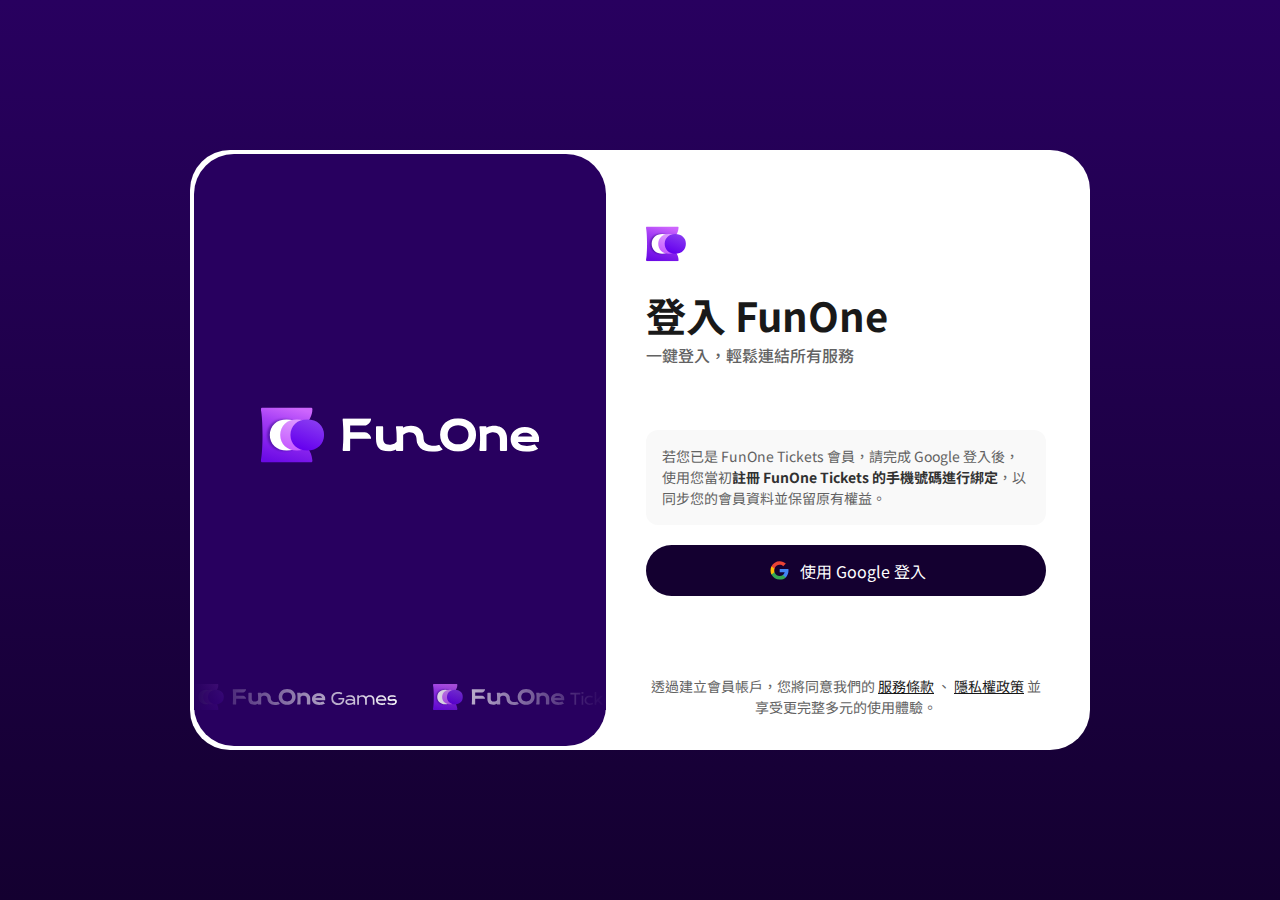
<file: index.html>
<!DOCTYPE html>
<html lang="zh-Hant">

<head>
    <meta charset="UTF-8" />
    <meta name="viewport" content="width=device-width, initial-scale=1.0, maximum-scale=1.0, user-scalable=0" />
    <title id="pageTitle">FunOne Member Center</title>
    <meta name="description" content="" />
    <meta name="keywords" content="">
    
    <!-- 瀏覽器 icon -->
    <link rel="shortcut icon" href="images/favicon.svg" type="image/x-icon" sizes="any" />
    
    <!-- 網站在瀏覽器標簽欄和書簽中顯示的圖標 -->
    <meta property="og:image" content="https://membercenter.funone.io/images/og-image.png" />
    
    <!-- 分享網頁時會顯示的縮圖 -->
    <meta name="mobile-web-app-capable" content="yes" />
    
    <!-- 是否使用全屏顯示 -->
    <!-- iOS Safari Set Up -->
    <meta name="apple-mobile-web-app-status-bar-style" content="black" />
    <!-- iOS 捷徑 icon -->
    <link rel="apple-touch-icon" href="images/apple-touch-icon.png" />
    
    <!-- 新增到桌面時 開啟後 上方狀態欄顯示顏色  -->
    <meta name="apple-mobile-web-app-capable" content="yes" />
    
    <!-- 防止手機版電話號碼出現撥號連結 -->
    <meta name="format-detection" content="telephone=no" />
    
    <!-- Google Material Symbols & Icons -->
    <!-- Google Material Icons -->
    <link rel="stylesheet" href="https://fonts.googleapis.com/icon?family=Material+Icons">
    <link rel="stylesheet" href="https://fonts.googleapis.com/css2?family=Material+Icons+Outlined">
    <!-- Google Material Symbols -->
    <link rel="stylesheet" href="https://fonts.googleapis.com/css2?family=Material+Symbols+Outlined" />
    <link rel="stylesheet" href="https://fonts.googleapis.com/css2?family=Material+Symbols+Sharp" />
    <link rel="stylesheet" href="https://fonts.googleapis.com/css2?family=Material+Symbols+Rounded" />
    
    <!-- 樣式表 -->
    <link rel="stylesheet" href="css/styles.css" />
</head>

<body class="loggedin">
    <script>
        window.location.replace("login.html");
    </script>
</body>

</html>
</file>
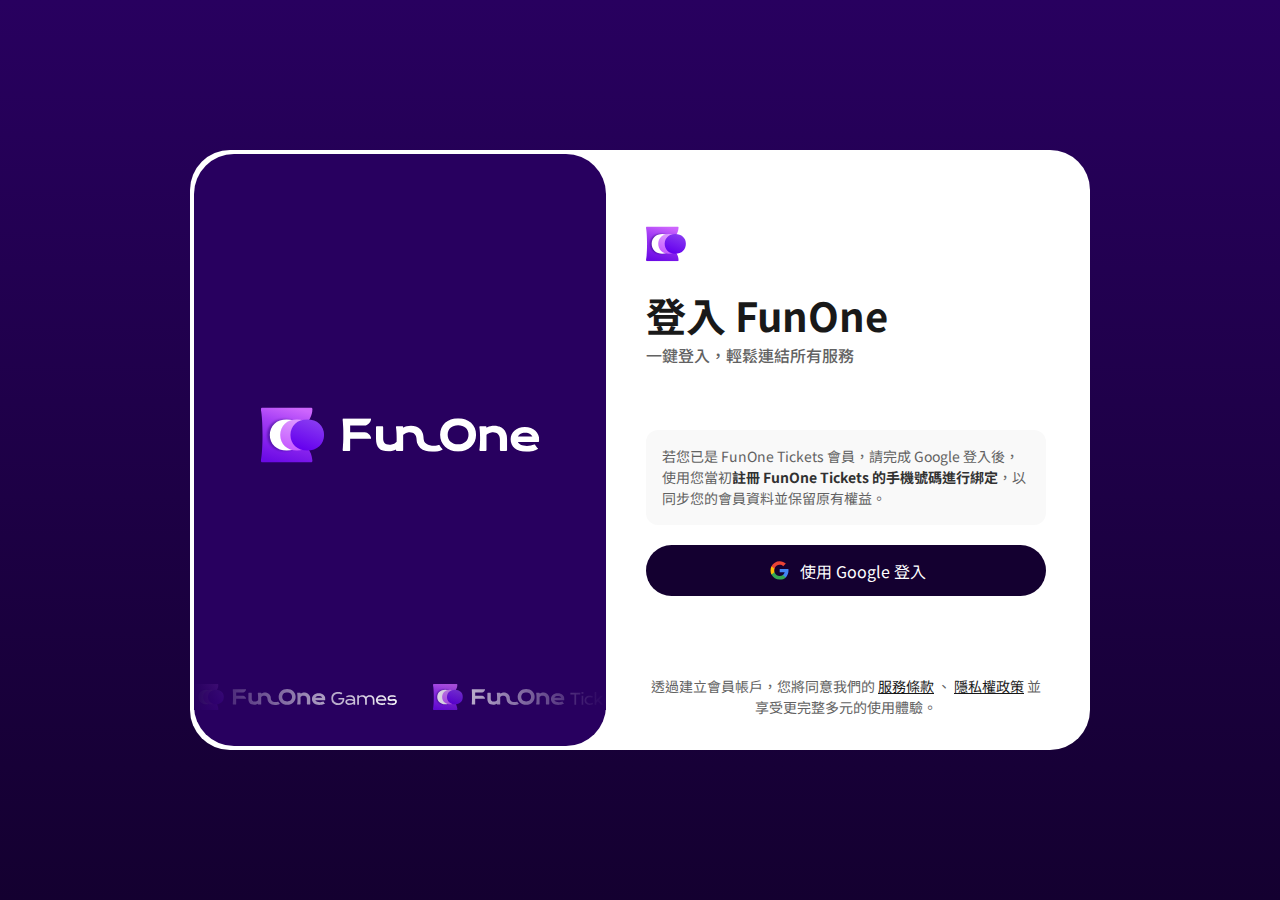
<file: login.html>
<!DOCTYPE html>
<html lang="zh-Hant">

<head>
    <meta charset="UTF-8" />
    <meta name="viewport" content="width=device-width, initial-scale=1.0, maximum-scale=1.0, user-scalable=0" />
    <title id="pageTitle">登入｜FunOne</title>
    <meta name="description" content="立即登入，暢享遊戲、購票、紅利多元服務！探索專屬功能，解鎖更多精彩福利！" />
    
    <!-- 瀏覽器 icon -->
    <link rel="shortcut icon" href="images/favicon.svg" type="image/x-icon" sizes="any" />
    
    <!-- 網站在瀏覽器標簽欄和書簽中顯示的圖標 -->
    <meta property="og:image" content="https://membercenter.funone.io/images/og-image.png" />
    
    <!-- 分享網頁時會顯示的縮圖 -->
    <meta name="mobile-web-app-capable" content="yes" />
    
    <!-- Google Login -->
    <script src="https://accounts.google.com/gsi/client" async></script>
    
    <!-- 是否使用全屏顯示 -->
    <!-- iOS Safari Set Up -->
    <meta name="apple-mobile-web-app-status-bar-style" content="black" />
    <!-- iOS 捷徑 icon -->
    <link rel="apple-touch-icon" href="images/apple-touch-icon.png" />
    
    <!-- 新增到桌面時 開啟後 上方狀態欄顯示顏色  -->
    <meta name="apple-mobile-web-app-capable" content="yes" />
    
    <!-- 防止手機版電話號碼出現撥號連結 -->
    <meta name="format-detection" content="telephone=no" />
    
    <!-- Google Material Symbols & Icons -->
    <!-- Google Material Icons -->
    <link rel="stylesheet" href="https://fonts.googleapis.com/icon?family=Material+Icons">
    <link rel="stylesheet" href="https://fonts.googleapis.com/css2?family=Material+Icons+Outlined">
    <!-- Google Material Symbols -->
    <link rel="stylesheet" href="https://fonts.googleapis.com/css2?family=Material+Symbols+Outlined" />
    <link rel="stylesheet" href="https://fonts.googleapis.com/css2?family=Material+Symbols+Sharp" />
    <link rel="stylesheet" href="https://fonts.googleapis.com/css2?family=Material+Symbols+Rounded" />
    
    <!-- 樣式表 -->
    <link rel="stylesheet" href="css/styles.css" />
</head>

<body>
    <div class="login-page">
        <div class="login-container">
            <div class="imagery">
                <div class="logo"><img src="images/Logo-w.svg"></div>
                <div class="marquee">
                    <div class="marquee-content scroll">
                        <img src="images/FOG.svg">
                        <img src="images/FOT.svg">
                        <img src="images/FOP.svg">
                    </div>
                    <div class="marquee-content scroll">
                        <img src="images/FOG.svg">
                        <img src="images/FOT.svg">
                        <img src="images/FOP.svg">
                    </div>
                </div>
            </div>
            <div class="login-methods">
                <div class="login-content">
                    <div class="login-title">
                        <img src="images/brandingIcon.svg">
                        <h2>登入 FunOne</h2>
                        <p>一鍵登入，輕鬆連結所有服務</p>
                    </div>
                    <div class="login-action">
                        <div class="login-desc">
                            若您已是 FunOne Tickets 會員，請完成 Google 登入後，使用您當初<b>註冊 FunOne Tickets 的手機號碼進行綁定</b>，以同步您的會員資料並保留原有權益。
                        </div>
                        <div class="google-login">
                            <div id="g_id_onload" data-client_id="900102547486-358df2nc9ijst77msbcljnea0cdd1cn0.apps.googleusercontent.com" data-callback="handleCallback" data-auto_prompt="false"></div>
                            <div class="g_id_signin" data-type="standard" data-size="large" data-theme="filled_black" data-text="sign_in_with" data-shape="pill" data-logo_alignment="left" data-width="400">
                                <div class="S9gUrf-YoZ4jf" style="position: relative;">
                                    <div></div>
                                    <iframe src="https://accounts.google.com/gsi/button?type=standard&amp;size=large&amp;theme=filled_black&amp;text=sign_in_with&amp;shape=pill&amp;logo_alignment=left&amp;width=400&amp;is_fedcm_supported=true&amp;client_id=900102547486-358df2nc9ijst77msbcljnea0cdd1cn0.apps.googleusercontent.com&amp;iframe_id=gsi_649582_56499&amp;cas=UpaAAXazfwpwzB5H2wvuvukAn72239JUHDItSL2rOxI" allow="identity-credentials-get" id="gsi_649582_56499" title="「使用 Google 帳戶登入」按鈕" style="display: block; position: relative; top: 0px; left: 0px; height: 44px; width: 420px; border: 0px; margin: -2px -10px;"></iframe>
                                </div>
                            </div>
                            <div class="btn btn-l">
                                <img src="images/google.svg">
                                <span>使用 Google 登入</span>
                            </div>
                        </div>
                    </div>
                </div>
                <div class="login-terms">
                    透過建立會員帳戶，您將同意我們的 <a href="service.html" target="_blank"><span>服務條款</span></a> 、 <a href="privacy.html" target="_blank"><span>隱私權政策</span></a> 並享受更完整多元的使用體驗。
                </div>
            </div>
        </div>
        <div class="marquee">
            <div class="marquee-content scroll">
                <img src="images/FOG.svg">
                <img src="images/FOT.svg">
                <img src="images/FOP.svg">
            </div>
            <div class="marquee-content scroll">
                <img src="images/FOG.svg">
                <img src="images/FOT.svg">
                <img src="images/FOP.svg">
            </div>
        </div>
    </div>
    



    <!-- jQuery -->
    <script src="js/jquery-3.7.1.min.js"></script>
    
</body>

</html>
</file>
<file: css/styles.css>
@charset "UTF-8";
/* reset css */
@import url("https://fonts.googleapis.com/css2?family=Bebas+Neue&family=Noto+Sans+TC:wght@100;300;400;500;700;900&family=Varela&display=swap");
* {
  box-sizing: border-box;
  -webkit-tap-highlight-color: transparent;
}

html,
body,
div,
span,
applet,
object,
iframe,
h1,
h2,
h3,
h4,
h5,
h6,
p,
blockquote,
pre,
a,
abbr,
acronym,
address,
big,
cite,
code,
del,
dfn,
em,
font,
img,
ins,
kbd,
q,
s,
samp,
section,
small,
strike,
strong,
sub,
sup,
tt,
var,
b,
u,
i,
center,
dl,
dt,
dd,
ol,
ul,
li,
fieldset,
form,
label,
legend,
table,
caption,
tbody,
tfoot,
thead,
tr,
th,
td {
  margin: 0;
  padding: 0;
  border: 0;
  outline: 0;
  font-size: 100%;
  vertical-align: baseline;
  background: transparent;
}

body {
  line-height: 1.5;
}

ol {
  line-height: initial;
  padding-left: 24px;
  margin-bottom: 16px;
}

ul {
  list-style: none;
  padding-left: 0;
  line-height: initial;
}

hr {
  border: none;
}

blockquote,
q {
  quotes: none;
}

blockquote:before,
blockquote:after,
q:before,
q:after {
  content: "";
  content: none;
}

:focus {
  outline: 0;
}

ins {
  text-decoration: none;
}

del {
  text-decoration: line-through;
}

/* tables still need 'cellspacing="0"' in the markup */
table {
  border-collapse: collapse;
  border-spacing: 0;
}

button {
  border: 0;
  cursor: pointer;
}

img {
  max-width: 100%;
  max-height: 100%;
}

.color-gray-0 {
  color: #ffffff;
}

.color-gray-50 {
  color: #f9f9f9;
}

.color-gray-100 {
  color: #e5e5e5;
}

.color-gray-150 {
  color: #d7d7d7;
}

.color-gray-200 {
  color: #cacaca;
}

.color-gray-300 {
  color: #b0b0b0;
}

.color-gray-400 {
  color: #959595;
}

.color-gray-500 {
  color: #7b7b7b;
}

.color-gray-600 {
  color: #626262;
}

.color-gray-700 {
  color: #4c4c4c;
}

.color-gray-800 {
  color: #313131;
}

.color-gray-850 {
  color: #222222;
}

.color-gray-900 {
  color: #191919;
}

.color-gray-1000 {
  color: #000000;
}

.color-primary-20 {
  color: #f8f7ff;
}

.color-primary-50 {
  color: #f0e5fd;
}

.color-primary-100 {
  color: #e0ccfc;
}

.color-primary-200 {
  color: #c199f8;
}

.color-primary-300 {
  color: #a366f5;
}

.color-primary-400 {
  color: #8433f1;
}

.color-primary-500 {
  color: #6500ee;
}

.color-primary-600 {
  color: #5100be;
}

.color-primary-700 {
  color: #3d008f;
}

.color-primary-800 {
  color: #28005f;
}

.color-primary-900 {
  color: #140030;
}

.color-success-50 {
  color: #e9f8f2;
}

.color-success-100 {
  color: #d4f2e5;
}

.color-success-150 {
  color: #beebd8;
}

.color-success-200 {
  color: #a8e4cb;
}

.color-success-300 {
  color: #7dd7b1;
}

.color-success-400 {
  color: #51c997;
}

.color-success-500 {
  color: #26bc7d;
}

.color-success-600 {
  color: #1e9664;
}

.color-success-700 {
  color: #17714b;
}

.color-success-800 {
  color: #0f4b32;
}

.color-success-850 {
  color: #0b3826;
}

.color-success-900 {
  color: #082619;
}

.color-warning-50 {
  color: #fff5e5;
}

.color-warning-100 {
  color: #ffebcc;
}

.color-warning-150 {
  color: #ffe0b3;
}

.color-warning-200 {
  color: #ffd699;
}

.color-warning-300 {
  color: #ffc266;
}

.color-warning-400 {
  color: #ffad33;
}

.color-warning-500 {
  color: #ff9900;
}

.color-warning-600 {
  color: #cc7a00;
}

.color-warning-700 {
  color: #995c00;
}

.color-warning-800 {
  color: #663d00;
}

.color-warning-850 {
  color: #4d2e00;
}

.color-warning-900 {
  color: #331f00;
}

.color-error-50 {
  color: #fff2ef;
}

.color-error-100 {
  color: #f3d7d0;
}

.color-error-150 {
  color: #ecc2b9;
}

.color-error-200 {
  color: #e6aea1;
}

.color-error-300 {
  color: #da8673;
}

.color-error-400 {
  color: #cd5d44;
}

.color-error-500 {
  color: #c13515;
}

.color-error-600 {
  color: #9a2a11;
}

.color-error-700 {
  color: #74200d;
}

.color-error-800 {
  color: #4d1508;
}

.color-error-850 {
  color: #3a1006;
}

.color-error-900 {
  color: #270b04;
}

.color-secondary-50 {
  color: #ffefef;
}

.color-secondary-100 {
  color: #ffdede;
}

.color-secondary-150 {
  color: #ffcece;
}

.color-secondary-200 {
  color: #ffbdbd;
}

.color-secondary-300 {
  color: #ff9d9d;
}

.color-secondary-400 {
  color: #ff7c7c;
}

.color-secondary-500 {
  color: #ff5b5b;
}

.color-secondary-600 {
  color: #d64949;
}

.color-secondary-700 {
  color: #ad3737;
}

.color-secondary-800 {
  color: #842424;
}

.color-secondary-850 {
  color: #701b1b;
}

.color-secondary-900 {
  color: #5b1212;
}

.bg-gray-0 {
  background-color: #ffffff;
}

.bg-gray-50 {
  background-color: #f9f9f9;
}

.bg-gray-100 {
  background-color: #e5e5e5;
}

.bg-gray-150 {
  background-color: #d7d7d7;
}

.bg-gray-200 {
  background-color: #cacaca;
}

.bg-gray-300 {
  background-color: #b0b0b0;
}

.bg-gray-400 {
  background-color: #959595;
}

.bg-gray-500 {
  background-color: #7b7b7b;
}

.bg-gray-600 {
  background-color: #626262;
}

.bg-gray-700 {
  background-color: #4c4c4c;
}

.bg-gray-800 {
  background-color: #313131;
}

.bg-gray-850 {
  background-color: #222222;
}

.bg-gray-900 {
  background-color: #191919;
}

.bg-gray-1000 {
  background-color: #000000;
}

.bg-primary-20 {
  background-color: #f8f7ff;
}

.bg-primary-50 {
  background-color: #f0e5fd;
}

.bg-primary-100 {
  background-color: #e0ccfc;
}

.bg-primary-200 {
  background-color: #c199f8;
}

.bg-primary-300 {
  background-color: #a366f5;
}

.bg-primary-400 {
  background-color: #8433f1;
}

.bg-primary-500 {
  background-color: #6500ee;
}

.bg-primary-600 {
  background-color: #5100be;
}

.bg-primary-700 {
  background-color: #3d008f;
}

.bg-primary-800 {
  background-color: #28005f;
}

.bg-primary-900 {
  background-color: #140030;
}

.bg-success-50 {
  background-color: #e9f8f2;
}

.bg-success-100 {
  background-color: #d4f2e5;
}

.bg-success-150 {
  background-color: #beebd8;
}

.bg-success-200 {
  background-color: #a8e4cb;
}

.bg-success-300 {
  background-color: #7dd7b1;
}

.bg-success-400 {
  background-color: #51c997;
}

.bg-success-500 {
  background-color: #26bc7d;
}

.bg-success-600 {
  background-color: #1e9664;
}

.bg-success-700 {
  background-color: #17714b;
}

.bg-success-800 {
  background-color: #0f4b32;
}

.bg-success-850 {
  background-color: #0b3826;
}

.bg-success-900 {
  background-color: #082619;
}

.bg-warning-50 {
  background-color: #fff5e5;
}

.bg-warning-100 {
  background-color: #ffebcc;
}

.bg-warning-150 {
  background-color: #ffe0b3;
}

.bg-warning-200 {
  background-color: #ffd699;
}

.bg-warning-300 {
  background-color: #ffc266;
}

.bg-warning-400 {
  background-color: #ffad33;
}

.bg-warning-500 {
  background-color: #ff9900;
}

.bg-warning-600 {
  background-color: #cc7a00;
}

.bg-warning-700 {
  background-color: #995c00;
}

.bg-warning-800 {
  background-color: #663d00;
}

.bg-warning-850 {
  background-color: #4d2e00;
}

.bg-warning-900 {
  background-color: #331f00;
}

.bg-error-50 {
  background-color: #fff2ef;
}

.bg-error-100 {
  background-color: #f3d7d0;
}

.bg-error-150 {
  background-color: #ecc2b9;
}

.bg-error-200 {
  background-color: #e6aea1;
}

.bg-error-300 {
  background-color: #da8673;
}

.bg-error-400 {
  background-color: #cd5d44;
}

.bg-error-500 {
  background-color: #c13515;
}

.bg-error-600 {
  background-color: #9a2a11;
}

.bg-error-700 {
  background-color: #74200d;
}

.bg-error-800 {
  background-color: #4d1508;
}

.bg-error-850 {
  background-color: #3a1006;
}

.bg-error-900 {
  background-color: #270b04;
}

.bg-secondary-50 {
  background-color: #ffefef;
}

.bg-secondary-100 {
  background-color: #ffdede;
}

.bg-secondary-150 {
  background-color: #ffcece;
}

.bg-secondary-200 {
  background-color: #ffbdbd;
}

.bg-secondary-300 {
  background-color: #ff9d9d;
}

.bg-secondary-400 {
  background-color: #ff7c7c;
}

.bg-secondary-500 {
  background-color: #ff5b5b;
}

.bg-secondary-600 {
  background-color: #d64949;
}

.bg-secondary-700 {
  background-color: #ad3737;
}

.bg-secondary-800 {
  background-color: #842424;
}

.bg-secondary-850 {
  background-color: #701b1b;
}

.bg-secondary-900 {
  background-color: #5b1212;
}

h1,
.h1 {
  font-size: 3rem;
  font-weight: 700;
  line-height: 120%;
}
@media (max-width: 991px) {
  h1,
  .h1 {
    font-size: 2.375rem;
    font-weight: 700;
    line-height: 120%;
  }
}
@media (max-width: 767px) {
  h1,
  .h1 {
    font-size: 2rem;
    font-weight: 700;
    line-height: 120%;
  }
}

h2,
.h2 {
  font-size: 2.5rem;
  font-weight: 700;
  line-height: 120%;
}
@media (max-width: 991px) {
  h2,
  .h2 {
    font-size: 2rem;
    font-weight: 700;
    line-height: 120%;
  }
}
@media (max-width: 767px) {
  h2,
  .h2 {
    font-size: 1.75rem;
    font-weight: 700;
    line-height: 120%;
  }
}

h3,
.h3 {
  font-size: 2rem;
  font-weight: 700;
  line-height: 120%;
}
@media (max-width: 991px) {
  h3,
  .h3 {
    font-size: 1.5rem;
    font-weight: 700;
    line-height: 120%;
  }
}
@media (max-width: 767px) {
  h3,
  .h3 {
    font-size: 1.5rem;
    font-weight: 700;
    line-height: 120%;
  }
}

h4,
.h4 {
  font-size: 1.5rem;
  font-weight: 700;
  line-height: 120%;
}
@media (max-width: 991px) {
  h4,
  .h4 {
    font-size: 1.25rem;
    font-weight: 700;
    line-height: 120%;
  }
}
@media (max-width: 767px) {
  h4,
  .h4 {
    font-size: 1.25rem;
    font-weight: 700;
    line-height: 120%;
  }
}

h5,
.h5 {
  font-size: 1.125rem;
  font-weight: 700;
  line-height: 120%;
}
@media (max-width: 991px) {
  h5,
  .h5 {
    font-size: 1.125rem;
    font-weight: 700;
    line-height: 120%;
  }
}
@media (max-width: 767px) {
  h5,
  .h5 {
    font-size: 1.125rem;
    font-weight: 700;
    line-height: 120%;
  }
}

h6,
.h6 {
  font-size: 1rem;
  font-weight: 700;
  line-height: 120%;
}
@media (max-width: 991px) {
  h6,
  .h6 {
    font-size: 1rem;
    font-weight: 700;
    line-height: 120%;
  }
}
@media (max-width: 767px) {
  h6,
  .h6 {
    font-size: 1rem;
    font-weight: 700;
    line-height: 120%;
  }
}

.body1 {
  font-size: 1.25rem;
  font-weight: 400;
  line-height: 150%;
}
@media (max-width: 991px) {
  .body1 {
    font-size: 1.25rem;
    font-weight: 400;
    line-height: 150%;
  }
}
@media (max-width: 767px) {
  .body1 {
    font-size: 1.25rem;
    font-weight: 400;
    line-height: 150%;
  }
}

.body2 {
  font-size: 1.125rem;
  font-weight: 400;
  line-height: 150%;
}
@media (max-width: 991px) {
  .body2 {
    font-size: 1.125rem;
    font-weight: 400;
    line-height: 150%;
  }
}
@media (max-width: 767px) {
  .body2 {
    font-size: 1.125rem;
    font-weight: 400;
    line-height: 150%;
  }
}

p,
span,
.body3 {
  font-size: 1rem;
  font-weight: 400;
  line-height: 150%;
}
@media (max-width: 991px) {
  p,
  span,
  .body3 {
    font-size: 1rem;
    font-weight: 400;
    line-height: 150%;
  }
}
@media (max-width: 767px) {
  p,
  span,
  .body3 {
    font-size: 1rem;
    font-weight: 400;
    line-height: 150%;
  }
}

.caption {
  font-size: 0.75rem;
  font-weight: 400;
  line-height: 120%;
}
@media (max-width: 991px) {
  .caption {
    font-size: 0.75rem;
    font-weight: 400;
    line-height: 120%;
  }
}
@media (max-width: 767px) {
  .caption {
    font-size: 0.75rem;
    font-weight: 400;
    line-height: 120%;
  }
}

* {
  font-family: "Noto Sans TC", sans-serif;
}

/* 反白選取樣式 */
::-moz-selection {
  background-color: rgba(193, 153, 248, 0.8);
}

::selection {
  background-color: rgba(193, 153, 248, 0.8);
}

::-webkit-scrollbar {
  width: 0.3125rem;
  background-color: transparent;
  border-radius: 6.25rem 6.25rem 6.25rem 6.25rem;
}

::-webkit-scrollbar-thumb {
  width: 0.3125rem;
  background-color: #d7d7d7;
  border-radius: 6.25rem 6.25rem 6.25rem 6.25rem;
}

body {
  background-color: #ffffff;
  color: #191919;
}
body:has(.overlay) {
  overflow: hidden;
}

button,
.btn,
input[type=submit] {
  padding: 0.5rem 1rem;
  border-radius: 6.25rem 6.25rem 6.25rem 6.25rem;
  display: flex;
  align-items: center;
  justify-content: center;
  gap: 0.5rem;
  min-width: 6.25rem;
  transition: background-color 0.3s ease-in-out;
  font-size: 0.875rem;
  font-weight: 400;
  line-height: 150%;
  cursor: pointer;
  border: 0.0625rem solid transparent;
  /* Large */
  /* Extra Large */
  /* primary */
  background-color: #140030;
  color: #ffffff;
  /* Secondary */
  /* Tertiary */
}
@media (max-width: 991px) {
  button,
  .btn,
  input[type=submit] {
    font-size: 0.875rem;
    font-weight: 400;
    line-height: 150%;
  }
}
@media (max-width: 767px) {
  button,
  .btn,
  input[type=submit] {
    font-size: 0.875rem;
    font-weight: 400;
    line-height: 150%;
  }
}
button i,
.btn i,
input[type=submit] i {
  height: 1.25rem;
  width: 1.25rem;
  font-size: 1.25rem !important;
  display: flex;
  align-items: center;
  justify-content: center;
}
button.icon-only,
.btn.icon-only,
input[type=submit].icon-only {
  padding: 0.5rem 0.5rem;
  min-width: auto;
}
button.btn-l,
.btn.btn-l,
input[type=submit].btn-l {
  padding: 0.75rem 1rem;
  font-size: 1rem;
  font-weight: 400;
  line-height: 150%;
}
@media (max-width: 991px) {
  button.btn-l,
  .btn.btn-l,
  input[type=submit].btn-l {
    font-size: 1rem;
    font-weight: 400;
    line-height: 150%;
  }
}
@media (max-width: 767px) {
  button.btn-l,
  .btn.btn-l,
  input[type=submit].btn-l {
    font-size: 1rem;
    font-weight: 400;
    line-height: 150%;
  }
}
button.btn-l i,
.btn.btn-l i,
input[type=submit].btn-l i {
  height: 1.375rem;
  width: 1.375rem;
  font-size: 1.375rem !important;
}
button.btn-l.icon-only,
.btn.btn-l.icon-only,
input[type=submit].btn-l.icon-only {
  padding: 0.75rem 0.75rem;
}
button.btn-xl,
.btn.btn-xl,
input[type=submit].btn-xl {
  padding: 1rem 2.5rem;
  font-size: 1rem;
  font-weight: 400;
  line-height: 150%;
}
@media (max-width: 991px) {
  button.btn-xl,
  .btn.btn-xl,
  input[type=submit].btn-xl {
    font-size: 1rem;
    font-weight: 400;
    line-height: 150%;
  }
}
@media (max-width: 767px) {
  button.btn-xl,
  .btn.btn-xl,
  input[type=submit].btn-xl {
    font-size: 1rem;
    font-weight: 400;
    line-height: 150%;
  }
}
button.btn-xl i,
.btn.btn-xl i,
input[type=submit].btn-xl i {
  height: 1.375rem;
  width: 1.375rem;
  font-size: 1.375rem !important;
}
button.btn-xl.icon-only,
.btn.btn-xl.icon-only,
input[type=submit].btn-xl.icon-only {
  padding: 1rem 1rem;
}
button i,
.btn i,
input[type=submit] i {
  color: #ffffff;
}
@media (hover: hover) {
  button:hover,
  .btn:hover,
  input[type=submit]:hover {
    background-color: #28005f;
  }
}
button:disabled, button.loading,
.btn:disabled,
.btn.loading,
input[type=submit]:disabled,
input[type=submit].loading {
  background-color: #c199f8 !important;
  cursor: default;
}
button.btn-secondary,
.btn.btn-secondary,
input[type=submit].btn-secondary {
  background-color: #ffffff;
  border-color: #d7d7d7;
  color: #191919;
}
button.btn-secondary i,
.btn.btn-secondary i,
input[type=submit].btn-secondary i {
  color: #e5e5e5;
}
@media (hover: hover) {
  button.btn-secondary:hover,
  .btn.btn-secondary:hover,
  input[type=submit].btn-secondary:hover {
    background-color: #f9f9f9;
  }
}
button.btn-secondary:disabled, button.btn-secondary.loading,
.btn.btn-secondary:disabled,
.btn.btn-secondary.loading,
input[type=submit].btn-secondary:disabled,
input[type=submit].btn-secondary.loading {
  background-color: #ffffff !important;
  color: #d7d7d7;
}
button.btn-secondary:disabled i, button.btn-secondary.loading i,
.btn.btn-secondary:disabled i,
.btn.btn-secondary.loading i,
input[type=submit].btn-secondary:disabled i,
input[type=submit].btn-secondary.loading i {
  color: #d7d7d7;
}
button.btn-tertiary,
.btn.btn-tertiary,
input[type=submit].btn-tertiary {
  background-color: transparent;
  color: #7b7b7b;
}
button.btn-tertiary i,
.btn.btn-tertiary i,
input[type=submit].btn-tertiary i {
  color: #7b7b7b;
}
@media (hover: hover) {
  button.btn-tertiary:hover,
  .btn.btn-tertiary:hover,
  input[type=submit].btn-tertiary:hover {
    background-color: #f9f9f9;
  }
}
button.btn-tertiary:disabled,
.btn.btn-tertiary:disabled,
input[type=submit].btn-tertiary:disabled {
  background-color: transparent !important;
  color: #d7d7d7;
}
button.btn-tertiary:disabled i,
.btn.btn-tertiary:disabled i,
input[type=submit].btn-tertiary:disabled i {
  color: #d7d7d7;
}
button.btn-tertiary.loading,
.btn.btn-tertiary.loading,
input[type=submit].btn-tertiary.loading {
  background-color: transparent !important;
}

.datepicker-container {
  overflow: hidden !important;
}
.datepicker-container .datepicker {
  display: flex;
  flex-direction: column;
  gap: 1.5rem;
}
.datepicker-container .datepicker .datepicker-header {
  width: 100%;
  display: flex;
  align-items: center;
  justify-content: space-between;
}
.datepicker-container .datepicker .datepicker-header > div {
  display: flex;
  align-items: center;
  justify-content: center;
  gap: 0.5rem;
}
.datepicker-container .datepicker .datepicker-header > i {
  font-size: 1.3125rem;
  color: #b0b0b0;
  cursor: pointer;
}
.datepicker-container .datepicker .days {
  display: flex;
  align-items: center;
  justify-content: space-between;
  gap: calc((100% - 17.5rem) / 6);
}
.datepicker-container .datepicker .days span {
  text-transform: uppercase;
  color: #b0b0b0;
  padding: 0.25rem;
  width: 2.5rem;
  font-weight: 700;
}
.datepicker-container .datepicker .dates {
  display: flex;
  flex-wrap: wrap;
  justify-content: space-between;
  gap: 0.625rem calc((100% - 17.5rem) / 6);
}
.datepicker-container .datepicker .dates span {
  display: flex;
  align-items: center;
  justify-content: center;
  width: 2.5rem;
  height: 2.5rem;
  border-radius: 6.25rem 6.25rem 6.25rem 6.25rem;
  font-weight: 500;
  cursor: pointer;
  transition: all 0.2s ease-in-out;
}
.datepicker-container .datepicker .dates span.today, .datepicker-container .datepicker .dates span.selected {
  background-color: #6500ee;
  color: #ffffff;
  font-weight: 700;
  pointer-events: none;
}
.datepicker-container .datepicker .dates span.disabled {
  opacity: 0;
  pointer-events: none;
}
@media (hover: hover) {
  .datepicker-container .datepicker .dates span:hover {
    background-color: #f9f9f9;
  }
}
@media (max-width: 767px) {
  .datepicker-container {
    height: 31.25rem;
  }
  .datepicker-container .datepicker {
    padding-bottom: 4.375rem;
  }
}

hr,
.divider {
  padding: 0.5rem 0rem;
  width: 100%;
}
hr::before,
.divider::before {
  content: "";
  display: block;
  height: 0.0625rem;
  width: 100%;
  background-color: #e5e5e5;
}
hr.vertical,
.divider.vertical {
  padding: 0rem 0.5rem;
  width: auto;
  height: 100%;
}
hr.vertical::before,
.divider.vertical::before {
  width: 0.0625rem;
  height: 100%;
}

input {
  font-size: 1rem;
  font-weight: 400;
  line-height: 150%;
  border-radius: 1.25rem 1.25rem 1.25rem 1.25rem;
  border: 0.0625rem solid #d7d7d7;
}
@media (max-width: 991px) {
  input {
    font-size: 1rem;
    font-weight: 400;
    line-height: 150%;
  }
}
@media (max-width: 767px) {
  input {
    font-size: 1rem;
    font-weight: 400;
    line-height: 150%;
  }
}
input::placeholder {
  color: #b0b0b0;
}
input:disabled {
  background-color: #f9f9f9;
  color: #7b7b7b;
}
input[type=text] {
  height: 3rem;
  padding: 0.75rem 2.875rem 0.75rem 1rem;
  width: 100%;
}

.input-wrapper {
  display: inline-flex;
  gap: 1rem;
  width: 100%;
}
.input-wrapper label {
  font-size: 0.875rem;
  font-weight: 400;
  line-height: 150%;
  line-height: 3rem;
}
@media (max-width: 991px) {
  .input-wrapper label {
    font-size: 0.875rem;
    font-weight: 400;
    line-height: 150%;
  }
}
@media (max-width: 767px) {
  .input-wrapper label {
    font-size: 0.875rem;
    font-weight: 400;
    line-height: 150%;
  }
}
.input-wrapper .input-content {
  display: inline-flex;
  gap: 0.25rem;
  width: 100%;
}
.input-wrapper .input-content > div {
  display: inline-flex;
  gap: 0.25rem;
  flex-direction: column;
  position: relative;
  width: 100%;
}
.input-wrapper .input-content [type=submit] {
  height: 3rem;
  border-radius: 1.25rem 1.25rem 1.25rem 1.25rem;
}
.input-wrapper .input-content i {
  position: absolute;
  right: 1rem;
  top: 0.75rem;
  font-size: 1.375rem !important;
  color: #7b7b7b;
}
.input-wrapper .input-content .error-message {
  font-size: 0.75rem;
  font-weight: 400;
  line-height: 120%;
  color: #c13515;
}
@media (max-width: 991px) {
  .input-wrapper .input-content .error-message {
    font-size: 0.75rem;
    font-weight: 400;
    line-height: 120%;
  }
}
@media (max-width: 767px) {
  .input-wrapper .input-content .error-message {
    font-size: 0.75rem;
    font-weight: 400;
    line-height: 120%;
  }
}
.input-wrapper .input-content .helper {
  font-size: 0.75rem;
  font-weight: 400;
  line-height: 120%;
  color: #959595;
}
@media (max-width: 991px) {
  .input-wrapper .input-content .helper {
    font-size: 0.75rem;
    font-weight: 400;
    line-height: 120%;
  }
}
@media (max-width: 767px) {
  .input-wrapper .input-content .helper {
    font-size: 0.75rem;
    font-weight: 400;
    line-height: 120%;
  }
}
.input-wrapper:has(input:required) label::before {
  content: "*";
  color: #c13515;
  margin-right: 0.125rem;
}
.input-wrapper.input-vertical {
  flex-direction: column;
  gap: 0.5rem;
}
.input-wrapper.input-vertical label {
  line-height: 150%;
}

.otp-wrapper {
  width: 100%;
  display: flex;
  justify-content: space-between;
  flex-wrap: wrap;
  gap: 0.25rem;
}
.otp-wrapper .error-message {
  flex: 100%;
  font-size: 0.875rem;
  font-weight: 400;
  line-height: 150%;
  color: #c13515;
  text-align: left;
}
@media (max-width: 991px) {
  .otp-wrapper .error-message {
    font-size: 0.875rem;
    font-weight: 400;
    line-height: 150%;
  }
}
@media (max-width: 767px) {
  .otp-wrapper .error-message {
    font-size: 0.875rem;
    font-weight: 400;
    line-height: 150%;
  }
}
.otp-wrapper input {
  height: 3.375rem;
  width: 3.375rem;
  transition: border-color 0.3s ease-in-out;
  text-align: center;
  font-size: 1.125rem;
  font-weight: 400;
  line-height: 150%;
  -moz-appearance: textfield;
}
@media (max-width: 991px) {
  .otp-wrapper input {
    font-size: 1.125rem;
    font-weight: 400;
    line-height: 150%;
  }
}
@media (max-width: 767px) {
  .otp-wrapper input {
    font-size: 1.125rem;
    font-weight: 400;
    line-height: 150%;
  }
}
.otp-wrapper input:focus {
  border: 0.125rem solid #191919;
}
.otp-wrapper input::-webkit-outer-spin-button, .otp-wrapper input::-webkit-inner-spin-button {
  -webkit-appearance: none;
  margin: 0;
}
.otp-wrapper.error input {
  background-color: #fff2ef;
  border: 0.125rem solid #c13515;
}

.checkbox-wrapper label,
.radio-wrapper label {
  display: inline-flex;
  align-items: center;
  gap: 0.5rem;
  font-size: 1rem;
  font-weight: 400;
  line-height: 150%;
  min-width: 9.375rem;
  cursor: pointer;
}
@media (max-width: 991px) {
  .checkbox-wrapper label,
  .radio-wrapper label {
    font-size: 1rem;
    font-weight: 400;
    line-height: 150%;
  }
}
@media (max-width: 767px) {
  .checkbox-wrapper label,
  .radio-wrapper label {
    font-size: 1rem;
    font-weight: 400;
    line-height: 150%;
  }
}
.checkbox-wrapper label input[type=checkbox], .checkbox-wrapper label input[type=radio],
.radio-wrapper label input[type=checkbox],
.radio-wrapper label input[type=radio] {
  appearance: none;
  width: 1.5rem;
  height: 1.5rem;
  cursor: pointer;
  border: 0.0625rem solid #d7d7d7;
  display: flex;
  align-items: center;
  justify-content: center;
  position: relative;
  transition: all 0.3s ease-in-out;
}
@media (hover: hover) {
  .checkbox-wrapper label input[type=checkbox]:hover, .checkbox-wrapper label input[type=radio]:hover,
  .radio-wrapper label input[type=checkbox]:hover,
  .radio-wrapper label input[type=radio]:hover {
    border-color: #7b7b7b;
  }
}
.checkbox-wrapper label input[type=checkbox]:disabled, .checkbox-wrapper label input[type=radio]:disabled,
.radio-wrapper label input[type=checkbox]:disabled,
.radio-wrapper label input[type=radio]:disabled {
  background-color: #f9f9f9 !important;
  border-color: #d7d7d7 !important;
  cursor: default;
}
.checkbox-wrapper label input[type=checkbox]:checked, .checkbox-wrapper label input[type=radio]:checked,
.radio-wrapper label input[type=checkbox]:checked,
.radio-wrapper label input[type=radio]:checked {
  background-color: #6500ee;
  border-color: #6500ee;
}
.checkbox-wrapper label input[type=checkbox]:checked::before, .checkbox-wrapper label input[type=radio]:checked::before,
.radio-wrapper label input[type=checkbox]:checked::before,
.radio-wrapper label input[type=radio]:checked::before {
  opacity: 1;
}
@media (hover: hover) {
  .checkbox-wrapper label input[type=checkbox]:checked:hover, .checkbox-wrapper label input[type=radio]:checked:hover,
  .radio-wrapper label input[type=checkbox]:checked:hover,
  .radio-wrapper label input[type=radio]:checked:hover {
    background-color: #5100be;
    border-color: #5100be;
  }
}
.checkbox-wrapper label input[type=checkbox]:checked:disabled, .checkbox-wrapper label input[type=radio]:checked:disabled,
.radio-wrapper label input[type=checkbox]:checked:disabled,
.radio-wrapper label input[type=radio]:checked:disabled {
  background-color: #e0ccfc !important;
  border-color: #e0ccfc !important;
}
.checkbox-wrapper label:has(input:disabled),
.radio-wrapper label:has(input:disabled) {
  cursor: default;
}

.checkbox-wrapper label input[type=checkbox] {
  border-radius: 0.5rem 0.5rem 0.5rem 0.5rem;
}
.checkbox-wrapper label input[type=checkbox]::before {
  font-family: "Material Icons";
  content: "\e5ca";
  font-size: 1.25rem;
  color: #ffffff;
  position: absolute;
  opacity: 0;
  transition: opacity 0.2s ease-in-out;
}

.radio-wrapper label input[type=radio] {
  border-radius: 1.25rem 1.25rem 1.25rem 1.25rem;
}
.radio-wrapper label input[type=radio]::before {
  content: "";
  height: 0.75rem;
  width: 0.75rem;
  background-color: #ffffff;
  border-radius: 1.25rem 1.25rem 1.25rem 1.25rem;
  position: absolute;
  opacity: 0;
  transition: opacity 0.2s ease-in-out;
}

ul.disc {
  padding-left: 1.5rem;
  list-style-type: disc;
}

ol {
  counter-reset: list-counter;
  list-style: none;
  padding-left: 0;
  margin-bottom: 0;
}
ol > li {
  counter-increment: list-counter;
  position: relative;
  display: flex;
  gap: 0.5rem;
}
ol > li::before {
  content: counters(list-counter, ".") ". ";
  font-size: 1.125rem;
  font-weight: 700;
  line-height: 120%;
  text-align: right;
}
@media (max-width: 991px) {
  ol > li::before {
    font-size: 1.125rem;
    font-weight: 700;
    line-height: 120%;
  }
}
@media (max-width: 767px) {
  ol > li::before {
    font-size: 1.125rem;
    font-weight: 700;
    line-height: 120%;
  }
}
ol > li:not(:last-child) {
  margin-bottom: 1.25rem;
}
ol.ol-secondary {
  counter-reset: list-counter;
  margin-top: 0.25rem;
}
ol.ol-secondary > li::before {
  font-size: 1rem;
  font-weight: 700;
  line-height: 120%;
}
@media (max-width: 991px) {
  ol.ol-secondary > li::before {
    font-size: 1rem;
    font-weight: 700;
    line-height: 120%;
  }
}
@media (max-width: 767px) {
  ol.ol-secondary > li::before {
    font-size: 1rem;
    font-weight: 700;
    line-height: 120%;
  }
}
ol.ol-secondary > li:not(:last-child) {
  margin-bottom: 0.25rem;
}
ol.ol-tertiary {
  counter-reset: list-counter;
  margin-top: 0.25rem;
}
ol.ol-tertiary > li:not(:last-child) {
  margin-bottom: 0.25rem;
}

.marquee {
  display: flex;
  overflow: hidden;
  width: 100%;
  position: relative;
}
.marquee .marquee-content {
  display: flex;
  min-width: 100%;
  justify-content: space-around;
  flex: 0 0 auto;
  min-width: fit-content;
  gap: 2.25rem;
  margin-right: 2.25rem;
}
.marquee .marquee-content.scroll {
  animation: scroll 10s linear infinite;
}
.marquee .marquee-content img {
  height: 1.625rem;
}
.marquee::after {
  position: absolute;
  content: "";
  top: 0;
  right: 0;
  bottom: 0;
  left: 0;
  background: linear-gradient(to right, #28005f 0%, transparent 51%, #28005f 100%);
}
@media (max-width: 767px) {
  .marquee {
    flex: 100%;
    height: fit-content;
    margin-bottom: 2rem;
  }
  .marquee:after {
    background: linear-gradient(to right, #140030 0%, transparent 51%, #140030 100%);
  }
}

@keyframes scroll {
  from {
    transform: translateX(0);
  }
  to {
    transform: translateX(calc(-100% - 2.25rem));
  }
}
.overlay {
  position: fixed;
  top: 0;
  right: 0;
  bottom: 0;
  left: 0;
  background-color: rgba(0, 0, 0, 0.75);
  z-index: 4;
}
.overlay.on-popup {
  z-index: 5;
}
.overlay.on-popup.show {
  display: block;
}

.popup {
  display: none;
  flex-direction: column;
  gap: 1.5rem;
  position: fixed;
  top: 50%;
  left: 50%;
  transform: translate(-50%, -50%);
  padding: 2rem 2rem 1.5rem;
  border-radius: 1.5rem 1.5rem 1.5rem 1.5rem;
  background-color: #ffffff;
  box-shadow: 0 0 0.625rem rgba(0, 0, 0, 0.1);
  z-index: 5;
  width: 25rem;
}
.popup .action {
  position: absolute;
  top: 0;
  left: 0;
  right: 0;
  padding: 0.75rem;
}
.popup .action i {
  width: 2rem;
  height: 2rem;
  font-size: 1.5rem;
  border-radius: 6.25rem 6.25rem 6.25rem 6.25rem;
  background-color: #f9f9f9;
  color: #7b7b7b;
  display: flex;
  align-items: center;
  justify-content: center;
  cursor: pointer;
  position: absolute;
  top: 0.75rem;
}
.popup .action i[action=back] {
  left: 0.75rem;
}
.popup .action i[action=close] {
  right: 0.75rem;
}
.popup h4 {
  text-align: center;
  padding: 0rem 1rem;
}
.popup .popup-container {
  max-height: calc(100dvh - 15rem);
  overflow-y: auto;
}
.popup .popup-container.reminder {
  display: flex;
  flex-direction: column;
  gap: 1.5rem;
  text-align: center;
}
.popup .btns {
  display: flex;
  gap: 1.25rem;
}
.popup .btns button {
  flex: 1;
}
.popup.show {
  display: flex;
}
@media (max-width: 767px) {
  .popup {
    width: calc(100dvw - 2.5rem);
  }
  .popup.bottom_sheet {
    display: flex;
    gap: 0rem;
    width: 100dvw;
    top: auto;
    right: 0;
    bottom: -100%;
    left: 0;
    border-radius: 1.5rem 1.5rem 0 0;
    transform: translate(0, 0);
    padding: 0rem;
    transition: bottom 0.3s ease-in-out;
    min-height: calc(100dvh - 16.75rem);
  }
  .popup.bottom_sheet .action {
    height: 3.75rem;
  }
  .popup.bottom_sheet .action i {
    top: 0.9375rem;
  }
  .popup.bottom_sheet .action i[action=back] {
    left: 1rem;
  }
  .popup.bottom_sheet .action i[action=close] {
    right: 1rem;
  }
  .popup.bottom_sheet .action ~ .popup-container {
    border-top: 0.0625rem solid #d7d7d7;
  }
  .popup.bottom_sheet h4 {
    line-height: 3.75rem;
  }
  .popup.bottom_sheet .popup-container {
    max-height: calc(100dvh - 7rem);
    padding: 2rem 1rem;
    flex-grow: 1;
  }
  .popup.bottom_sheet .btns {
    position: fixed;
    right: 0;
    bottom: 0;
    left: 0;
    background-color: #ffffff;
    padding: 1rem;
    box-shadow: 0 -0.125rem 0.625rem rgba(0, 0, 0, 0.1);
  }
  .popup.bottom_sheet.show {
    bottom: 0;
  }
  .popup.full {
    position: fixed;
    top: 0;
    right: 0;
    bottom: 0;
    left: 0;
    width: 100dvw;
    height: auto;
    max-height: 0dvh;
    border-radius: 0;
    transform: none;
    transition: max-height 0.3s ease-in-out;
  }
  .popup.full.show {
    max-height: 100dvh;
  }
}

#registration .popup-container {
  overflow: visible;
}
#registration .popup-container > div {
  display: flex;
  gap: 1rem;
}
@media (min-width: 768px) {
  #registration .select-wrapper.open .select-items ul {
    max-height: 15rem;
  }
}

.select-wrapper {
  position: relative;
}
.select-wrapper .select-dropdown,
.select-wrapper .select-items {
  color: #140030;
  background-color: #ffffff;
  user-select: none;
}
.select-wrapper .select-dropdown {
  border: 0.0625rem solid #d7d7d7;
  padding: 0.75rem 1rem;
  position: relative;
  cursor: pointer;
  display: flex;
  align-items: center;
  justify-content: space-between;
  gap: 0.5rem;
  font-size: 1rem;
  font-weight: 400;
  line-height: 150%;
  border-radius: 6.25rem 6.25rem 6.25rem 6.25rem;
}
@media (max-width: 991px) {
  .select-wrapper .select-dropdown {
    font-size: 1rem;
    font-weight: 400;
    line-height: 150%;
  }
}
@media (max-width: 767px) {
  .select-wrapper .select-dropdown {
    font-size: 1rem;
    font-weight: 400;
    line-height: 150%;
  }
}
.select-wrapper .select-dropdown i {
  position: inherit;
  top: auto;
  right: auto;
}
.select-wrapper .select-dropdown.small {
  font-size: 0.875rem;
  font-weight: 400;
  line-height: 150%;
  padding: 0.5rem 1rem;
}
@media (max-width: 991px) {
  .select-wrapper .select-dropdown.small {
    font-size: 0.875rem;
    font-weight: 400;
    line-height: 150%;
  }
}
@media (max-width: 767px) {
  .select-wrapper .select-dropdown.small {
    font-size: 0.875rem;
    font-weight: 400;
    line-height: 150%;
  }
}
.select-wrapper .select-dropdown.small i {
  font-size: 1.125rem !important;
}
.select-wrapper .select-dropdown::after {
  font-family: "Material ICons";
  content: "\e313";
  font-size: 1rem;
  transition: all 0.3s ease-in-out;
}
.select-wrapper .select-items {
  position: absolute;
  border-radius: 1.5rem 1.5rem 1.5rem 1.5rem;
  background-color: #191919;
  color: #ffffff;
  top: calc(100% + 0.25rem);
  left: 0;
  right: 0;
  z-index: 3;
  padding: 0rem 0.25rem 0rem 0rem;
  overflow: hidden;
  transition: all 0.3s ease-in-out;
}
.select-wrapper .select-items i {
  display: none;
}
.select-wrapper .select-items ul {
  max-height: 0rem;
  overflow-x: hidden;
  overflow-y: auto;
  transition: max-height 0.3s ease-in-out;
}
.select-wrapper .select-items ul li {
  padding: 0.5rem 1rem;
  transition: color 0.2s ease-in-out;
  cursor: pointer;
  display: flex;
  align-items: center;
  gap: 0.5rem;
}
.select-wrapper .select-items ul li i {
  position: inherit;
  transition: color 0.3s ease-in-out;
}
@media (hover: hover) {
  .select-wrapper .select-items ul li:hover {
    color: #b0b0b0;
  }
  .select-wrapper .select-items ul li:hover i {
    color: #b0b0b0;
  }
}
.select-wrapper.open .select-dropdown::after {
  transform: rotate(180deg);
}
.select-wrapper.open .select-items {
  min-width: max-content;
  padding: 1rem 0.25rem 1rem 0rem;
}
.select-wrapper.open .select-items ul {
  max-height: 18.75rem;
}
@media (max-width: 767px) {
  .select-wrapper.bottom_sheet .select-items {
    position: fixed;
    width: 100dvw;
    top: auto;
    right: 0;
    bottom: 0;
    left: 0;
    height: auto;
    max-height: 0;
    z-index: 6;
    border-radius: 1.25rem 1.25rem 0 0;
    transition: max-height 0.3s ease-in-out;
  }
  .select-wrapper.bottom_sheet .select-items ul {
    max-height: 0;
    transition: max-height 0.3s ease-in-out;
    padding: 0rem 1rem;
  }
  .select-wrapper.bottom_sheet .select-items ul li:not(:last-child) {
    border-bottom: 0.0625rem solid #e5e5e5;
  }
  .select-wrapper.bottom_sheet.open .select-items {
    height: 31.25rem;
    max-height: 31.25rem;
  }
  .select-wrapper.bottom_sheet.open .select-items i {
    display: block;
    position: absolute;
    width: 2rem;
    height: 2rem;
    font-size: 1.5rem;
    border-radius: 6.25rem 6.25rem 6.25rem 6.25rem;
    background-color: #f9f9f9;
    color: #7b7b7b;
    display: flex;
    align-items: center;
    justify-content: center;
    cursor: pointer;
    position: absolute;
    top: 1rem;
    right: 1rem;
  }
  .select-wrapper.bottom_sheet.open .select-items ul {
    max-height: 27.5rem;
    margin-top: 3.75rem;
    border-top: 0.0625rem solid #d7d7d7;
    padding: 0rem 1rem 1rem;
  }
}

.tab-wrapper {
  position: relative;
  display: flex;
  align-items: center;
}
.tab-wrapper .tab {
  overflow-x: auto;
  width: 100%;
  display: flex;
  border-bottom: 0.0625rem solid #d7d7d7;
  position: relative;
}
.tab-wrapper .tab::-webkit-scrollbar {
  display: none;
}
.tab-wrapper .tab::after {
  position: absolute;
  top: 0;
  bottom: 0;
  right: 0;
  width: 2.5rem;
  font-family: "Material Icons";
  font-size: 1.5rem;
  text-align: right;
  background: linear-gradient(to right, rgba(249, 249, 249, 0) 0%, #f9f9f9 50%);
}
.tab-wrapper .tab .tab-item {
  padding: 1rem;
  font-size: 1rem;
  font-weight: 400;
  line-height: 150%;
  color: #959595;
  cursor: pointer;
  width: 5.625rem;
  min-width: max-content;
  transition: color 0.3s ease-in-out;
  text-align: center;
}
@media (max-width: 991px) {
  .tab-wrapper .tab .tab-item {
    font-size: 1rem;
    font-weight: 400;
    line-height: 150%;
  }
}
@media (max-width: 767px) {
  .tab-wrapper .tab .tab-item {
    font-size: 1rem;
    font-weight: 400;
    line-height: 150%;
  }
}
.tab-wrapper .tab .tab-item.active {
  color: #6500ee !important;
  border-bottom: 0.1875rem solid #6500ee;
  cursor: default;
}
@media (hover: hover) {
  .tab-wrapper .tab .tab-item:hover {
    color: #4c4c4c;
  }
}
.tab-wrapper .tab .tab-item.disabled {
  color: #d7d7d7;
  cursor: default;
}
.tab-wrapper .tab .tab-underline {
  position: absolute;
  bottom: 0;
  left: 0;
  height: 0.1875rem;
  background: #6500ee;
  width: 5.625rem;
  transition: all 0.3s ease-in-out;
}
.tab-wrapper .tab-scroll-left,
.tab-wrapper .tab-scroll-right {
  position: absolute;
  top: 0;
  bottom: 0;
  width: 2.5rem;
  align-items: center;
  border: none;
  cursor: pointer;
  font-size: 1.5rem;
  display: none;
}
.tab-wrapper .tab-scroll-left {
  left: 0;
  background: linear-gradient(to left, rgba(249, 249, 249, 0) 0%, #f9f9f9 50%);
}
.tab-wrapper .tab-scroll-right {
  right: 0;
  background: linear-gradient(to right, rgba(249, 249, 249, 0) 0%, #f9f9f9 50%);
  justify-content: flex-end;
}

.tab-content {
  display: none;
}

.tag {
  padding: 0.5rem 1.25rem;
  border-radius: 6.25rem 6.25rem 6.25rem 6.25rem;
  background-color: #e0ccfc;
  color: #28005f;
  font-size: 0.875rem;
  font-weight: 400;
  line-height: 150%;
  display: inline-flex;
  align-items: center;
  justify-content: center;
  gap: 0.5rem;
}
@media (max-width: 991px) {
  .tag {
    font-size: 0.875rem;
    font-weight: 400;
    line-height: 150%;
  }
}
@media (max-width: 767px) {
  .tag {
    font-size: 0.875rem;
    font-weight: 400;
    line-height: 150%;
  }
}
.tag i {
  font-size: 1rem !important;
}
.tag i.close {
  color: #a366f5;
}

a,
.link {
  text-decoration: none;
  /* Small */
}
a *,
.link * {
  color: #191919;
  transition: color 0.3s ease-in-out;
}
a i,
.link i {
  font-size: 1.375rem !important;
  transform: translate(0, 0.25rem);
  margin-right: 0.25rem;
}
a span,
.link span {
  text-decoration: underline;
  font-size: inherit;
  font-weight: inherit;
  line-height: inherit;
}
@media (hover: hover) {
  a:hover *,
  .link:hover * {
    text-decoration: none;
    color: #626262;
  }
}
a.link-s *,
.link.link-s * {
  font-size: 0.75rem;
  font-weight: 400;
  line-height: 120%;
}
@media (max-width: 991px) {
  a.link-s *,
  .link.link-s * {
    font-size: 0.75rem;
    font-weight: 400;
    line-height: 120%;
  }
}
@media (max-width: 767px) {
  a.link-s *,
  .link.link-s * {
    font-size: 0.75rem;
    font-weight: 400;
    line-height: 120%;
  }
}
a.link-s i,
.link.link-s i {
  font-size: 1rem !important;
  transform: translate(0, 0.1875rem);
}

header {
  position: fixed;
  top: 0;
  left: 0;
  right: 0;
  z-index: 3;
  padding: 1.5rem 2.5rem;
  display: flex;
  justify-content: space-between;
  align-items: center;
  gap: 1.25rem;
  background-color: #ffffff;
  pointer-events: none;
  transition: top 0.3s ease-in-out;
}
header > * {
  pointer-events: all;
}
header .logo {
  height: 2.5rem;
}
@media (max-width: 767px) {
  header {
    padding: 1.5rem 1.25rem;
  }
  header .logo {
    height: 2.25rem;
  }
}

.header-dropdown {
  position: relative;
}
.header-dropdown .dropdown-handle,
.header-dropdown .dropdown-items {
  user-select: none;
}
.header-dropdown .dropdown-handle {
  border: 0.0625rem solid #d7d7d7;
  padding: 0.75rem 1rem;
  position: relative;
  cursor: pointer;
  display: flex;
  align-items: center;
  justify-content: space-between;
  gap: 0.5rem;
  font-size: 1rem;
  font-weight: 400;
  line-height: 150%;
  border-radius: 6.25rem 6.25rem 6.25rem 6.25rem;
  color: #140030;
  background-color: #ffffff;
}
@media (max-width: 991px) {
  .header-dropdown .dropdown-handle {
    font-size: 1rem;
    font-weight: 400;
    line-height: 150%;
  }
}
@media (max-width: 767px) {
  .header-dropdown .dropdown-handle {
    font-size: 1rem;
    font-weight: 400;
    line-height: 150%;
  }
}
.header-dropdown .dropdown-handle i {
  position: inherit;
  top: auto;
  right: auto;
}
.header-dropdown .dropdown-handle.small {
  font-size: 0.875rem;
  font-weight: 400;
  line-height: 150%;
  padding: 0.5rem 1rem;
}
@media (max-width: 991px) {
  .header-dropdown .dropdown-handle.small {
    font-size: 0.875rem;
    font-weight: 400;
    line-height: 150%;
  }
}
@media (max-width: 767px) {
  .header-dropdown .dropdown-handle.small {
    font-size: 0.875rem;
    font-weight: 400;
    line-height: 150%;
  }
}
.header-dropdown .dropdown-handle.small i {
  font-size: 1.125rem !important;
}
.header-dropdown .dropdown-handle::after {
  font-family: "Material ICons";
  content: "\e313";
  font-size: 1rem;
  transition: all 0.3s ease-in-out;
}
.header-dropdown .dropdown-items {
  position: absolute;
  border-radius: 1.5rem 1.5rem 1.5rem 1.5rem;
  color: #ffffff;
  background-color: #191919;
  top: calc(100% + 0.25rem);
  left: 0;
  right: 0;
  z-index: 3;
  padding: 0rem 0.25rem 0rem 0rem;
  overflow: hidden;
  transition: all 0.3s ease-in-out;
}
.header-dropdown .dropdown-items i {
  display: none;
}
.header-dropdown .dropdown-items ul {
  max-height: 0rem;
  overflow: hidden;
  transition: max-height 0.3s ease-in-out;
}
.header-dropdown .dropdown-items ul li {
  padding: 0.5rem 1rem;
  transition: color 0.2s ease-in-out;
  cursor: pointer;
  display: flex;
  align-items: center;
  gap: 0.5rem;
}
.header-dropdown .dropdown-items ul li i {
  position: inherit;
  transition: color 0.3s ease-in-out;
}
@media (hover: hover) {
  .header-dropdown .dropdown-items ul li:hover {
    color: #b0b0b0;
  }
  .header-dropdown .dropdown-items ul li:hover i {
    color: #b0b0b0;
  }
}
.header-dropdown.open .dropdown-handle::after {
  transform: rotate(180deg);
}
.header-dropdown.open .dropdown-items {
  min-width: max-content;
  padding: 1rem 0.25rem 1rem 0rem;
}
.header-dropdown.open .dropdown-items ul {
  max-height: fit-content;
}
@media (max-width: 767px) {
  .header-dropdown .dropdown-handle {
    padding: 0.5rem 1rem;
  }
}

footer {
  padding: 2.5rem;
  text-align: center;
  margin-top: 4.5rem;
  color: #7b7b7b;
  font-size: 0.875rem;
  font-weight: 400;
  line-height: 150%;
}
@media (max-width: 991px) {
  footer {
    font-size: 0.875rem;
    font-weight: 400;
    line-height: 150%;
  }
}
@media (max-width: 767px) {
  footer {
    font-size: 0.875rem;
    font-weight: 400;
    line-height: 150%;
  }
}
@media (max-width: 767px) {
  footer {
    padding: 2.5rem 1.25rem;
  }
}

.container {
  width: 61.25rem;
  max-width: calc(100dvw - 2.5rem);
  margin-right: auto;
  margin-left: auto;
}
main {
  margin-top: 10rem;
}

.page-title {
  text-align: center;
  margin-bottom: 4.5rem;
}
.page-title .tag {
  margin-bottom: 2.5rem;
}
.page-title h2 {
  margin-bottom: 1.25rem;
}
.page-title p {
  font-size: 1.125rem;
  font-weight: 400;
  line-height: 150%;
}
@media (max-width: 991px) {
  .page-title p {
    font-size: 1.125rem;
    font-weight: 400;
    line-height: 150%;
  }
}
@media (max-width: 767px) {
  .page-title p {
    font-size: 1.125rem;
    font-weight: 400;
    line-height: 150%;
  }
}

.login-page {
  min-height: 100dvh;
  background: linear-gradient(to bottom, #28005f, #140030);
  display: flex;
  align-items: center;
  justify-content: center;
}
.login-page .login-container {
  width: 56.25rem;
  height: 37.5rem;
  background-color: #ffffff;
  border-radius: 2.5rem 2.5rem 2.5rem 2.5rem;
  padding: 0.25rem;
  display: flex;
  align-items: stretch;
}
.login-page .login-container .imagery {
  border-radius: 2.5rem 2.5rem 2.5rem 2.5rem;
  background-color: #28005f;
  padding: 2.25rem 0rem;
  flex: 1;
  display: flex;
  flex-wrap: wrap;
  justify-content: center;
  align-items: flex-end;
}
.login-page .login-container .login-methods {
  width: 30rem;
  padding: 4.5rem 2.5rem 1.75rem;
  display: flex;
  flex-direction: column;
  justify-content: space-between;
}
.login-page .login-container .login-methods .login-content {
  display: flex;
  flex-direction: column;
  justify-content: space-between;
  gap: 2.5rem;
  min-height: 23.125rem;
}
.login-page .login-container .login-methods .login-content .login-title img {
  width: 2.5rem;
  margin-bottom: 1.5rem;
}
.login-page .login-container .login-methods .login-content .login-title p {
  color: #626262;
  margin-top: 0.25rem;
  font-size: 1rem;
  font-weight: 500;
  line-height: 150%;
}
@media (max-width: 991px) {
  .login-page .login-container .login-methods .login-content .login-title p {
    font-size: 1rem;
    font-weight: 500;
    line-height: 150%;
  }
}
@media (max-width: 767px) {
  .login-page .login-container .login-methods .login-content .login-title p {
    font-size: 1rem;
    font-weight: 500;
    line-height: 150%;
  }
}
.login-page .login-container .login-methods .login-content .login-action .login-desc {
  background-color: #f9f9f9;
  border-radius: 0.75rem 0.75rem 0.75rem 0.75rem;
  font-size: 0.875rem;
  font-weight: 400;
  line-height: 150%;
  color: #626262;
  padding: 1rem 1rem;
  margin-bottom: 1.25rem;
}
@media (max-width: 991px) {
  .login-page .login-container .login-methods .login-content .login-action .login-desc {
    font-size: 0.875rem;
    font-weight: 400;
    line-height: 150%;
  }
}
@media (max-width: 767px) {
  .login-page .login-container .login-methods .login-content .login-action .login-desc {
    font-size: 0.875rem;
    font-weight: 400;
    line-height: 150%;
  }
}
.login-page .login-container .login-methods .login-content .login-action .login-desc b {
  font-size: 0.875rem;
  font-weight: 700;
  line-height: 150%;
  color: #313131;
}
@media (max-width: 991px) {
  .login-page .login-container .login-methods .login-content .login-action .login-desc b {
    font-size: 0.875rem;
    font-weight: 700;
    line-height: 150%;
  }
}
@media (max-width: 767px) {
  .login-page .login-container .login-methods .login-content .login-action .login-desc b {
    font-size: 0.875rem;
    font-weight: 700;
    line-height: 150%;
  }
}
.login-page .login-container .login-methods .login-content .login-action .google-login {
  position: relative;
}
.login-page .login-container .login-methods .login-content .login-action .google-login .g_id_signin {
  position: absolute;
  top: 0;
  right: 0;
  bottom: 0;
  left: 0;
  z-index: 3;
  border-radius: 6.25rem 6.25rem 6.25rem 6.25rem;
  overflow: hidden;
  opacity: 0;
}
.login-page .login-container .login-methods .login-content .login-action .google-login .g_id_signin > div {
  height: 100% !important;
}
.login-page .login-container .login-methods .login-content .login-action .google-login .g_id_signin > div iframe {
  height: 100% !important;
  margin: 0 !important;
}
@media (hover: hover) {
  .login-page .login-container .login-methods .login-content .login-action .google-login .g_id_signin:hover ~ .btn {
    background-color: #28005f;
  }
}
.login-page .login-container .login-methods .login-content .login-action .google-login .btn {
  width: 100%;
}
.login-page .login-container .login-methods .login-terms {
  text-align: center;
  font-size: 0.875rem;
  font-weight: 400;
  line-height: 150%;
  color: #626262;
}
@media (max-width: 991px) {
  .login-page .login-container .login-methods .login-terms {
    font-size: 0.875rem;
    font-weight: 400;
    line-height: 150%;
  }
}
@media (max-width: 767px) {
  .login-page .login-container .login-methods .login-terms {
    font-size: 0.875rem;
    font-weight: 400;
    line-height: 150%;
  }
}
.login-page .login-container .login-methods .login-terms a span {
  font-size: 0.875rem;
  font-weight: 400;
  line-height: 150%;
}
@media (max-width: 991px) {
  .login-page .login-container .login-methods .login-terms a span {
    font-size: 0.875rem;
    font-weight: 400;
    line-height: 150%;
  }
}
@media (max-width: 767px) {
  .login-page .login-container .login-methods .login-terms a span {
    font-size: 0.875rem;
    font-weight: 400;
    line-height: 150%;
  }
}
.login-page > .marquee {
  display: none;
}
@media (max-width: 1279px) {
  .login-page .login-container {
    max-width: calc(100dvw - 2rem);
  }
  .login-page .login-container .login-methods {
    max-width: calc((100dvw - 2rem) * 0.6);
  }
}
@media (max-width: 991px) {
  .login-page .login-container {
    height: auto;
  }
  .login-page .login-container .imagery .logo {
    padding: 1.25rem;
  }
  .login-page .login-container .login-methods {
    width: 28.5rem;
    margin: auto;
    padding: 1.75rem 2.5rem;
    gap: 2.5rem;
  }
  .login-page .login-container .login-methods .login-content {
    min-height: 21.25rem;
  }
}
@media (max-width: 767px) {
  .login-page {
    position: relative;
    flex-wrap: wrap;
    gap: 2.75rem;
  }
  .login-page .login-container {
    width: 100dvw;
    min-width: auto;
    flex-direction: column;
    background-color: transparent;
    padding: 1rem;
  }
  .login-page .login-container .imagery .logo {
    height: 2.75rem;
    padding: 0rem;
  }
  .login-page .login-container .imagery .marquee {
    display: none;
  }
  .login-page .login-container .login-methods {
    background-color: #ffffff;
    width: 28.5rem;
    max-width: 100%;
    border-radius: 2.5rem 2.5rem 2.5rem 2.5rem;
    padding: 2.5rem 1.75rem 1.75rem;
    gap: 2.5rem;
  }
  .login-page .login-container .login-methods .login-content {
    gap: 2.5rem;
    justify-content: space-between;
    min-height: 21.875rem;
  }
  .login-page > .marquee {
    display: flex;
  }
}

.privacy-content {
  display: flex;
  flex-direction: column;
  gap: 1.25rem;
}
.privacy-content p + h5 {
  margin-top: 1.25rem;
}

.error-content {
  margin-top: -6.25rem;
  max-width: 43.75rem;
  background-image: url("../images/404.svg");
  background-position: center;
  background-repeat: no-repeat;
  background-size: contain;
  display: flex;
  align-items: center;
  gap: 2.5rem;
}
.error-content .desc {
  flex-grow: 1;
  color: #4c4c4c;
  font-size: 1rem;
  font-weight: 400;
  line-height: 150%;
}
@media (max-width: 991px) {
  .error-content .desc {
    font-size: 1rem;
    font-weight: 400;
    line-height: 150%;
  }
}
@media (max-width: 767px) {
  .error-content .desc {
    font-size: 1rem;
    font-weight: 400;
    line-height: 150%;
  }
}
.error-content .desc h1 {
  margin-bottom: 1.75rem;
  color: #191919;
}
@media (max-width: 767px) {
  .error-content {
    flex-direction: column;
    background-position: bottom 30% center;
  }
  .error-content .desc {
    max-width: 17.5rem;
  }
  .error-content #error-404 svg {
    max-height: 45dvh;
  }
}
</file>
